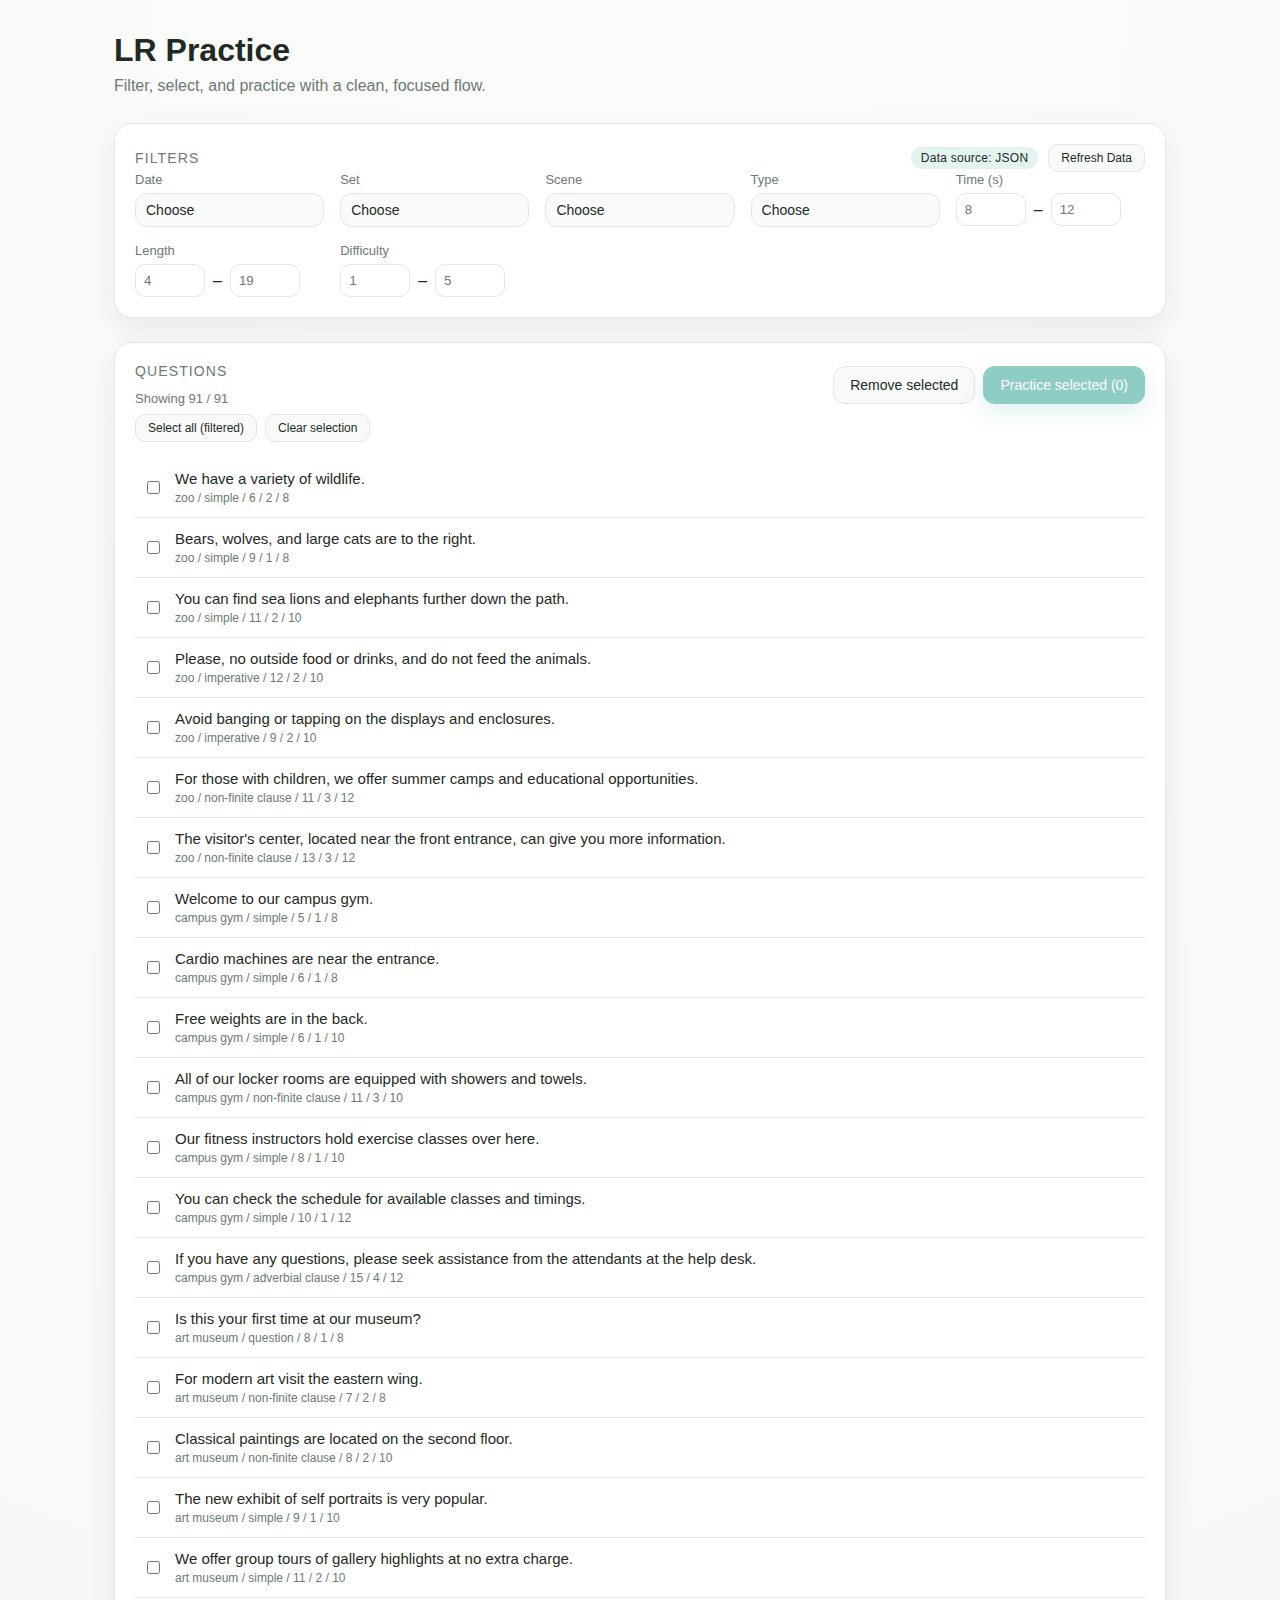
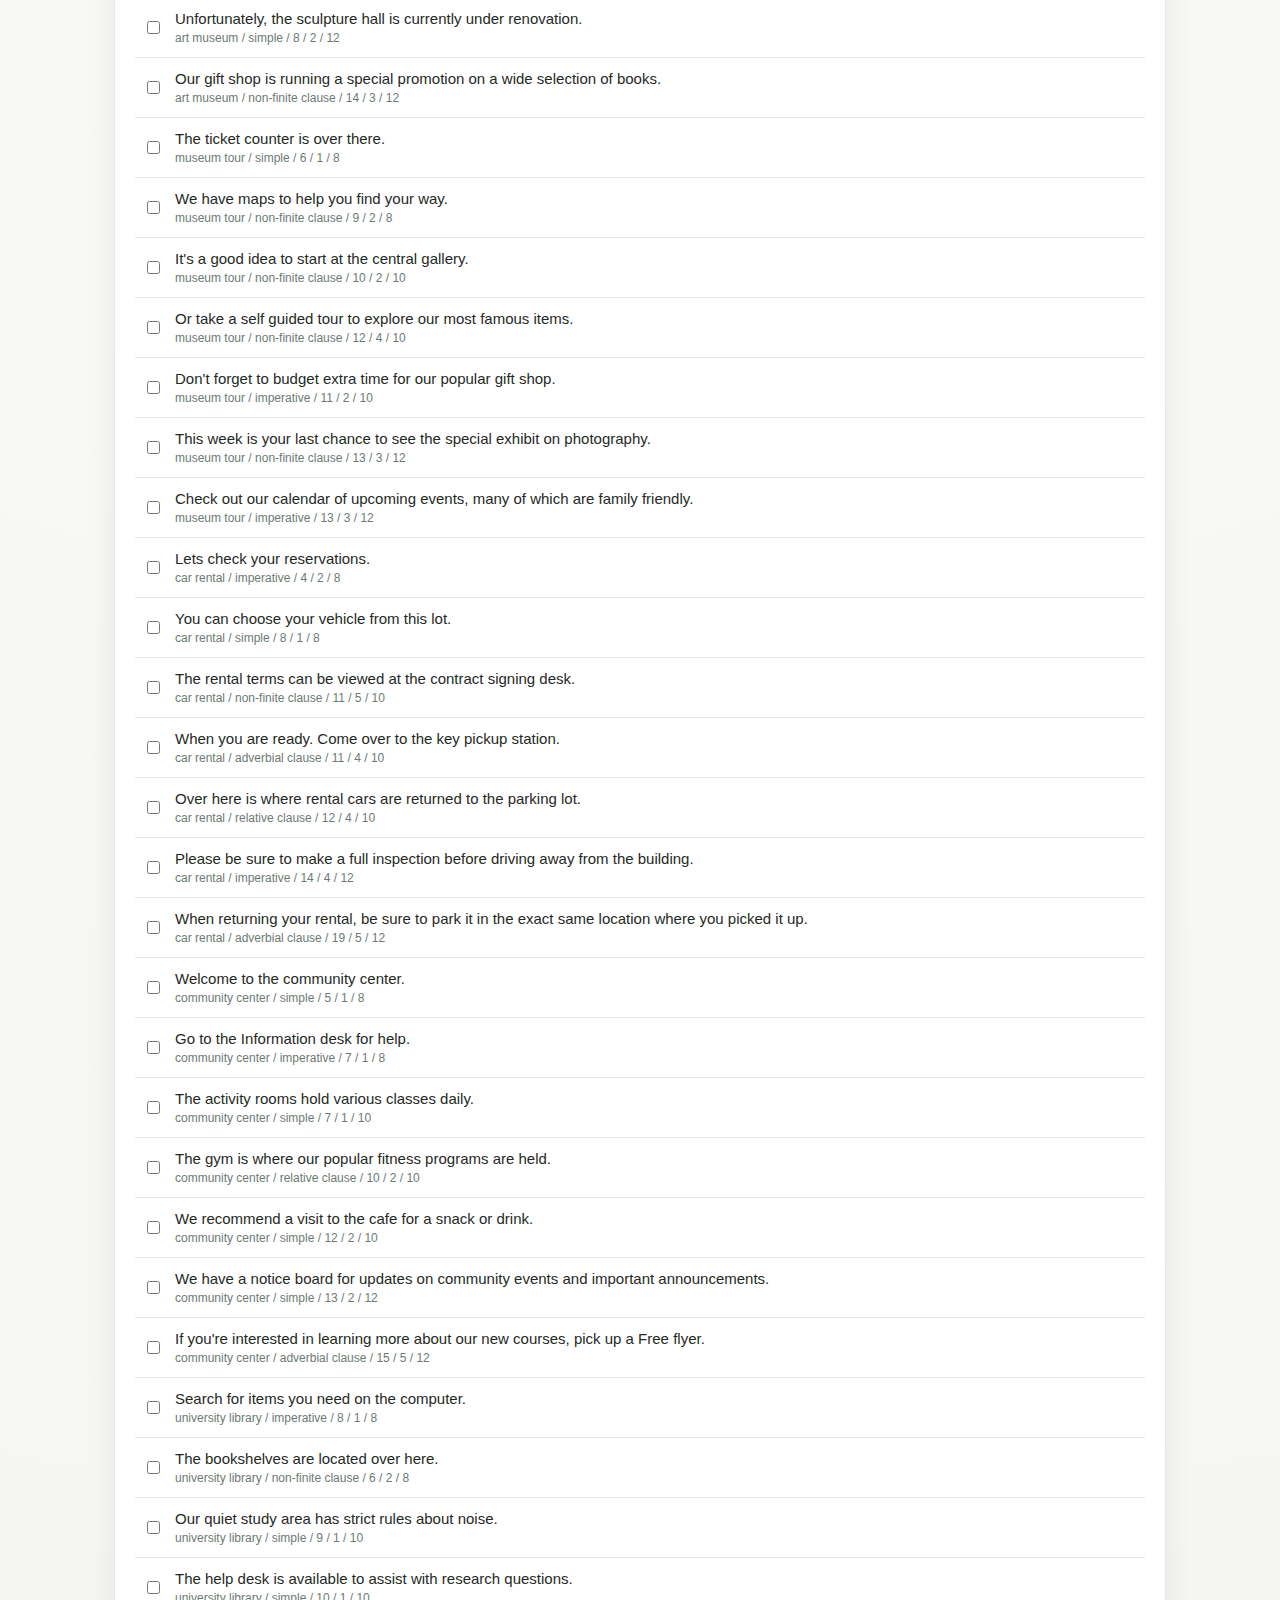
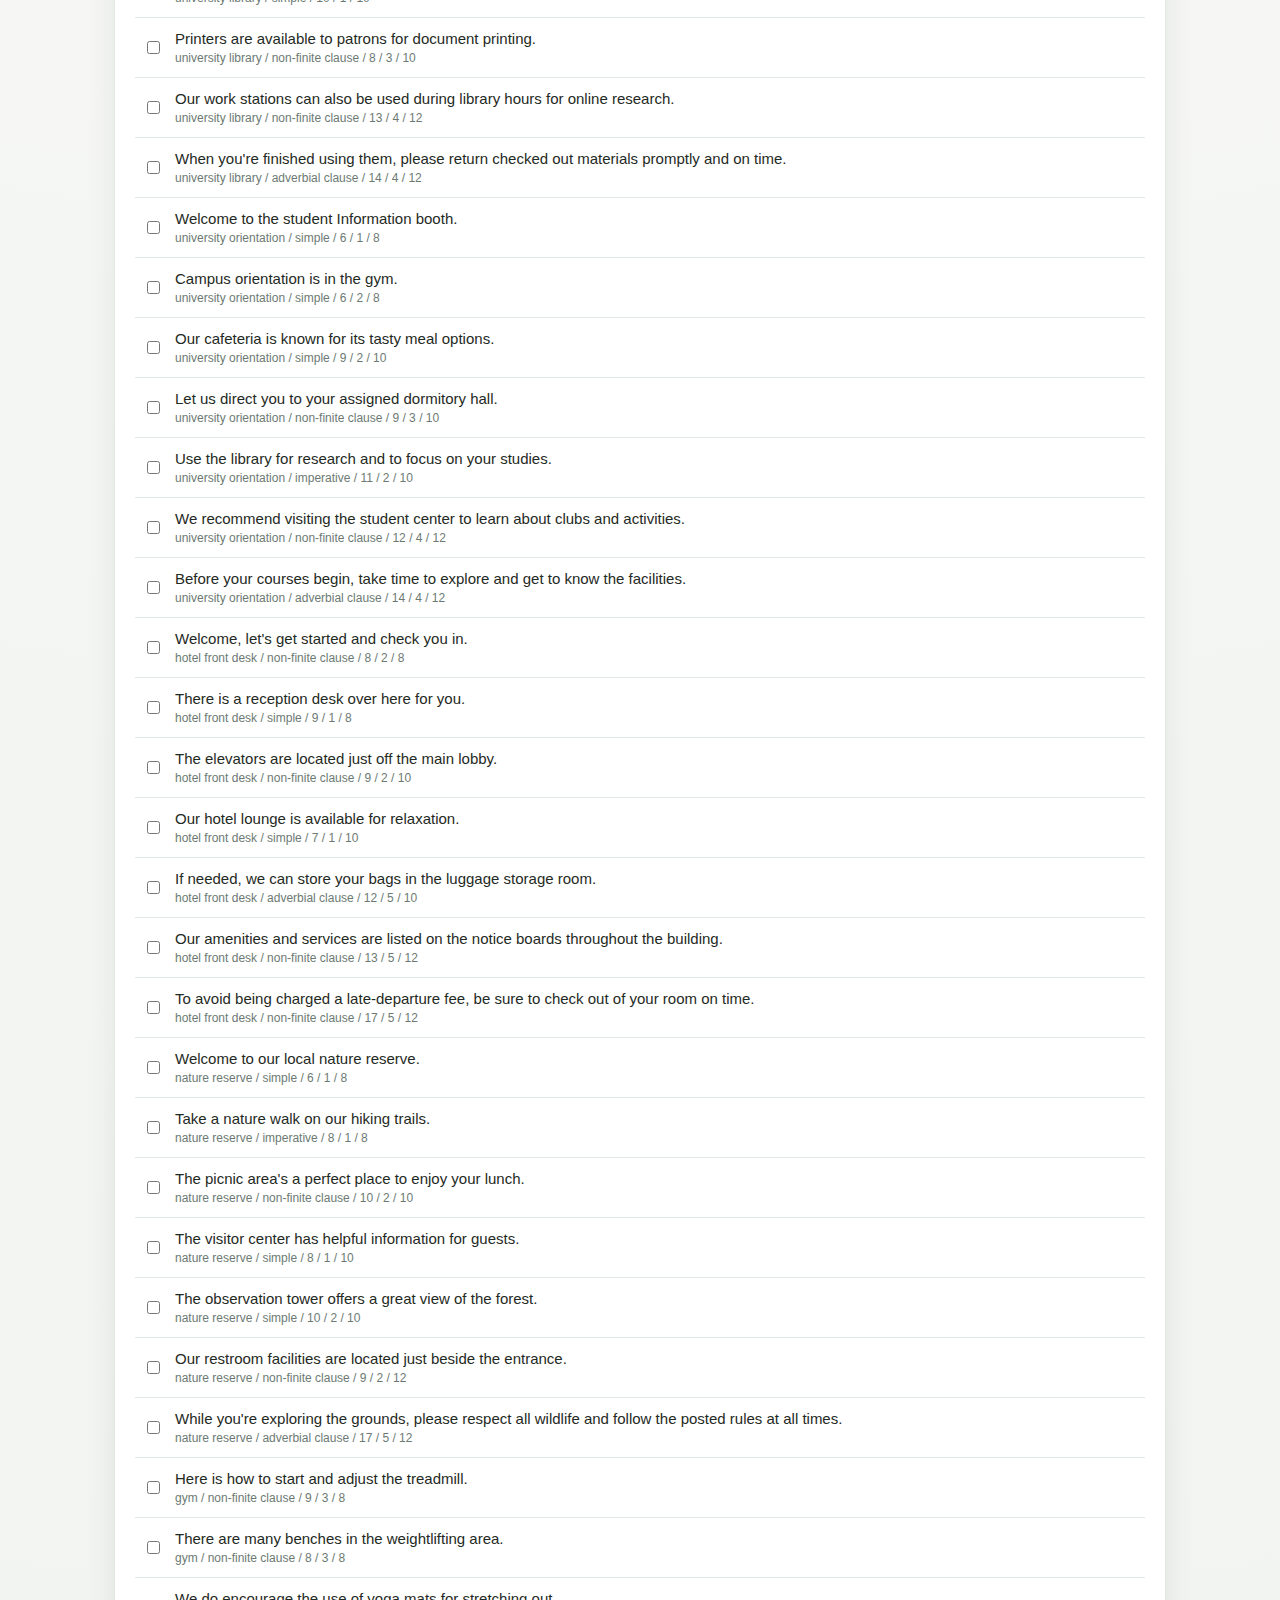
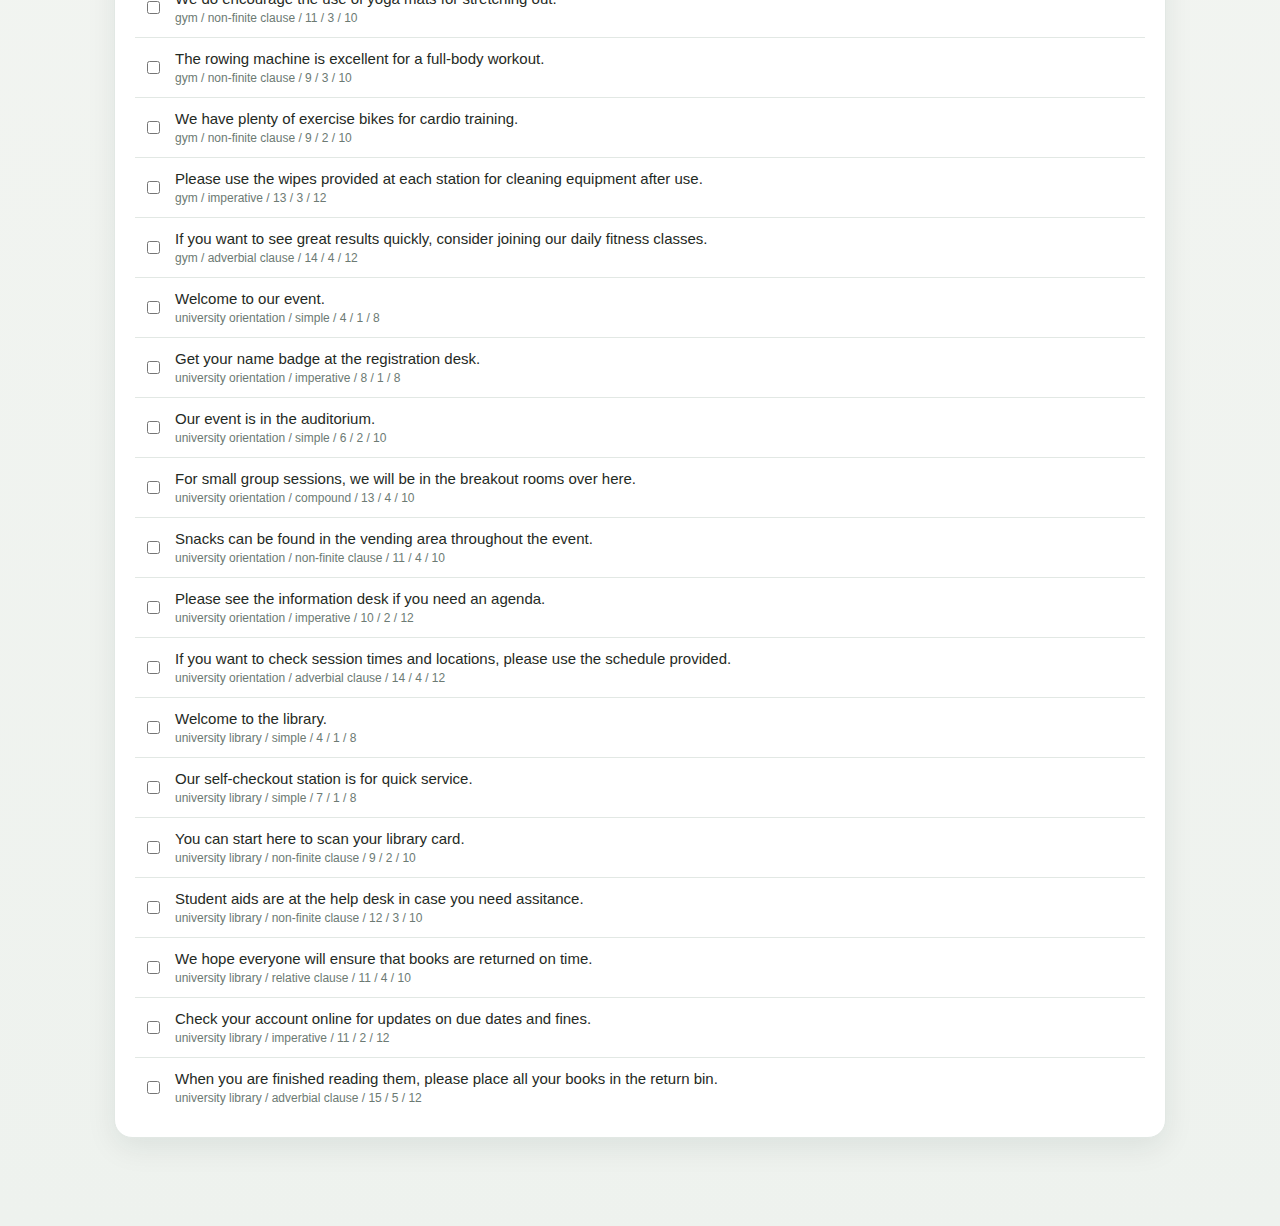
<file: index.html>
<!DOCTYPE html>
<html lang="en">
<head>
  <meta charset="UTF-8" />
  <meta name="viewport" content="width=device-width, initial-scale=1" />
  <title>LR Practice</title>
  <link rel="stylesheet" href="./css/styles.css" />
</head>
<body>
  <div class="page">
    <header class="topbar">
      <div>
        <h1>LR Practice</h1>
        <p class="subtitle">Filter, select, and practice with a clean, focused flow.</p>
      </div>
    </header>

    <section id="import-area" class="import-card hidden">
      <div class="import-text">
        <h2>Import JSON</h2>
        <p>If auto-load fails, select <strong>TestData.json</strong> from this folder.</p>
        <div id="import-status" class="meta"></div>
      </div>
      <div class="import-actions">
        <input id="import-file" type="file" accept=".json" class="hidden" />
        <button id="import-button" class="btn btn-primary">Choose JSON (Fallback)</button>
      </div>
    </section>

    <section class="card filters">
      <div class="section-header">
        <div class="section-title">Filters</div>
        <div class="section-controls">
          <span id="data-source-badge" class="badge">Data source: cached</span>
          <button id="refresh-data" class="btn btn-small" type="button">Refresh Data</button>
        </div>
      </div>
      <div id="refresh-banner" class="banner hidden" role="status" aria-live="polite"></div>
      <div class="filters-grid">
        <div class="filter-group" data-filter="date">
          <label>Date</label>
          <details class="dropdown">
            <summary>Choose</summary>
            <div class="dropdown-list" id="filter-date"></div>
          </details>
        </div>
        <div class="filter-group" data-filter="set">
          <label>Set</label>
          <details class="dropdown">
            <summary>Choose</summary>
            <div class="dropdown-list" id="filter-set"></div>
          </details>
        </div>
        <div class="filter-group" data-filter="scene">
          <label>Scene</label>
          <details class="dropdown">
            <summary>Choose</summary>
            <div class="dropdown-list" id="filter-scene"></div>
          </details>
        </div>
        <div class="filter-group" data-filter="type">
          <label>Type</label>
          <details class="dropdown">
            <summary>Choose</summary>
            <div class="dropdown-list" id="filter-type"></div>
          </details>
        </div>
        <div class="filter-group" data-filter="time">
          <label>Time (s)</label>
          <div class="range">
            <input id="filter-time-min" type="number" placeholder="Min" />
            <span>–</span>
            <input id="filter-time-max" type="number" placeholder="Max" />
          </div>
        </div>
        <div class="filter-group" data-filter="length">
          <label>Length</label>
          <div class="range">
            <input id="filter-length-min" type="number" placeholder="Min" />
            <span>–</span>
            <input id="filter-length-max" type="number" placeholder="Max" />
          </div>
        </div>
        <div class="filter-group" data-filter="difficulty">
          <label>Difficulty</label>
          <div class="range">
            <input id="filter-difficulty-min" type="number" placeholder="Min" />
            <span>–</span>
            <input id="filter-difficulty-max" type="number" placeholder="Max" />
          </div>
        </div>
      </div>
    </section>

    <section class="card results">
      <div class="results-header">
        <div>
          <div class="section-title">Questions</div>
          <div id="results-count" class="meta">Showing 0 / 0</div>
        </div>
        <div class="actions">
          <button id="remove-selected" class="btn">Remove selected</button>
          <button id="practice-selected" class="btn btn-primary" disabled>Practice selected (0)</button>
        </div>
      </div>
      <div class="results-actions">
        <button id="select-all-filtered" class="btn btn-small" type="button">Select all (filtered)</button>
        <button id="clear-selection" class="btn btn-small" type="button">Clear selection</button>
      </div>
      <div id="results-list" class="results-list"></div>
    </section>
  </div>

  <div id="confirm-modal" class="modal hidden" role="dialog" aria-modal="true" aria-hidden="true">
    <div class="modal-content">
      <h3>Start practice?</h3>
      <p id="confirm-text">You are about to practice selected items.</p>
      <div class="modal-actions">
        <button id="confirm-cancel" class="btn">Cancel</button>
        <button id="confirm-ok" class="btn btn-primary">Start</button>
      </div>
    </div>
  </div>

  <script src="./js/app.js"></script>
  <script src="./js/data.js"></script>
  <script src="./js/home.js"></script>
</body>
</html>
</file>
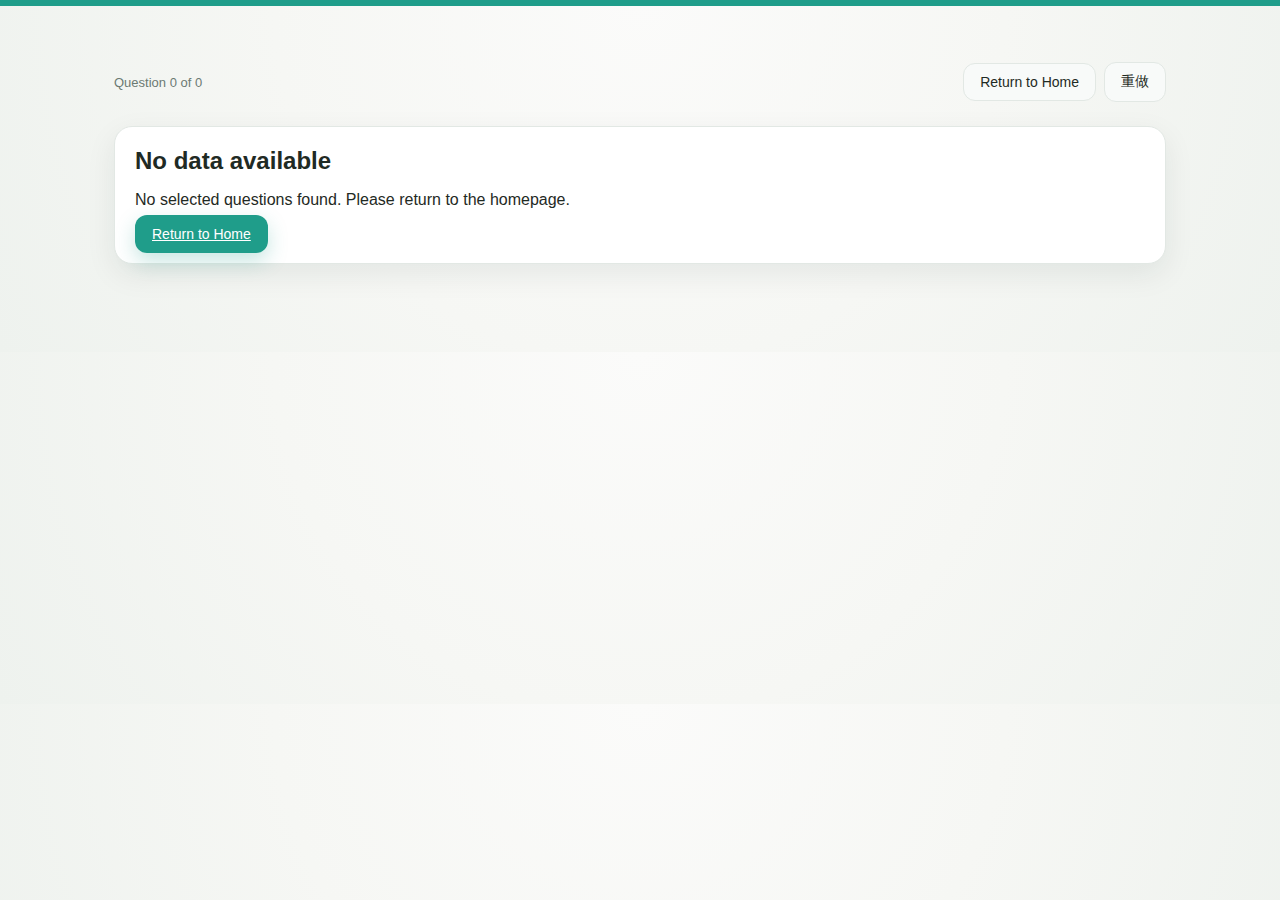
<file: practice.html>
<!DOCTYPE html>
<html lang="en">
<head>
  <meta charset="UTF-8" />
  <meta name="viewport" content="width=device-width, initial-scale=1" />
  <title>LR Practice</title>
  <link rel="stylesheet" href="./css/styles.css" />
  <style>
    #picture-wrap.practice-image-nav {
      width: 100%;
      display: flex;
      align-items: center;
      justify-content: center;
      gap: 24px;
      margin-bottom: 24px;
    }

    #picture-wrap .image-container {
      display: flex;
      justify-content: center;
    }

    #picture-wrap .picture-nav-btn {
      position: static;
      top: auto;
      left: auto;
      right: auto;
      transform: none;
      width: 56px;
      min-width: 56px;
      height: 56px;
      border-radius: 999px;
      padding: 0;
      line-height: 1;
      font-size: 32px;
      display: inline-flex;
      align-items: center;
      justify-content: center;
      z-index: auto;
    }

    #picture-wrap .picture-nav-btn:disabled {
      opacity: 0.45;
      cursor: not-allowed;
    }
  </style>
</head>
<body>
  <div class="teal-bar"></div>
  <div class="page">
    <header class="practice-header">
      <div id="question-count" class="meta">Question 0 of 0</div>
      <div class="practice-header-actions">
        <button id="return-btn" class="btn">Return to Home</button>
        <button id="redo-btn" class="btn">重做</button>
      </div>
    </header>

    <section id="import-area" class="import-card hidden">
      <div class="import-text">
        <h2>Import JSON</h2>
        <p>Select <strong>TestData.json</strong> from this folder.</p>
        <div id="import-status" class="meta"></div>
      </div>
      <div class="import-actions">
        <input id="import-file" type="file" accept=".json" class="hidden" />
        <button id="import-button" class="btn btn-primary">Choose JSON</button>
      </div>
    </section>

    <main class="practice-card">
      <h1 class="practice-title">Listen and repeat only once.</h1>

      <section id="picture-wrap" class="picture-wrap practice-image-nav hidden">
        <button id="prev-btn-side" class="btn picture-nav-btn picture-nav-left" type="button" aria-label="Prev">‹</button>
        <div class="image-container">
          <img id="picture-img" alt="Question visual" />
        </div>
        <button id="next-btn-side" class="btn picture-nav-btn picture-nav-right" type="button" aria-label="Next">›</button>
      </section>

      <section class="audio-block">
        <div class="block-title">Prompt</div>
        <div class="audio-pill" id="prompt-pill">
          <button id="prompt-play" class="icon-button" aria-label="Play prompt">
            ▶
          </button>
          <input id="prompt-progress" type="range" min="0" max="100" value="0" />
          <div id="prompt-time" class="audio-time">0:00</div>
        </div>
        <audio id="prompt-audio" preload="metadata"></audio>
      </section>

      <section class="timer-card">
        <div class="timer-header">RESPONSE TIME</div>
        <div class="timer-body">
          <div class="timer-icon">🎙️</div>
          <div id="timer-count" class="timer-count">--</div>
          <div id="recording-status" class="timer-status"></div>
        </div>
      </section>

      <section class="audio-block">
        <div class="block-title">我的录音</div>
        <div class="audio-pill" id="recording-pill">
          <button id="recording-play" class="icon-button" aria-label="Play recording">
            ▶
          </button>
          <input id="recording-progress" type="range" min="0" max="100" value="0" />
          <div id="recording-time" class="audio-time">0:00</div>
        </div>
        <div id="recording-message" class="meta"></div>
        <audio id="recording-audio" preload="metadata"></audio>
      </section>

    <section class="practice-actions">
      <div class="nav-buttons">
        <button id="prev-btn" class="btn">Prev</button>
        <button id="next-btn" class="btn">Next</button>
      </div>
      <div id="complete-text" class="meta hidden">Practice complete.</div>
      <button id="download-btn" class="btn btn-primary">Download</button>
    </section>
    </main>

    <section id="practice-empty" class="card hidden">
      <h2>No data available</h2>
      <p>No selected questions found. Please return to the homepage.</p>
      <a class="btn btn-primary" href="./index.html">Return to Home</a>
    </section>
  </div>

  <script src="./js/app.js"></script>
  <script src="./js/data.js"></script>
  <script src="./js/practice.js"></script>
</body>
</html>
</file>
<file: css/styles.css>
:root {
  --bg: #f6f7f4;
  --card: #ffffff;
  --ink: #1f2a24;
  --muted: #6c7a73;
  --border: #e2e8e4;
  --accent: #1f9d8a;
  --accent-weak: #e2f3f0;
  --shadow: 0 10px 30px rgba(18, 44, 34, 0.08);
  --radius: 18px;
}

* {
  box-sizing: border-box;
}

body {
  margin: 0;
  font-family: "Inter", "SF Pro Text", "Segoe UI", "Helvetica Neue", Arial, sans-serif;
  color: var(--ink);
  background: radial-gradient(circle at top, #fbfbfa 0%, var(--bg) 50%, #eef2ee 100%);
}

.page {
  max-width: 1100px;
  margin: 0 auto;
  padding: 32px 24px 64px;
}

h1, h2, h3 {
  margin: 0 0 8px 0;
  font-weight: 600;
}

.subtitle {
  margin: 0;
  color: var(--muted);
}

.topbar {
  display: flex;
  justify-content: space-between;
  align-items: center;
  margin-bottom: 28px;
}

.card {
  background: var(--card);
  border: 1px solid var(--border);
  border-radius: var(--radius);
  box-shadow: var(--shadow);
  padding: 20px;
  margin-bottom: 24px;
}

.section-title {
  font-size: 14px;
  letter-spacing: 0.08em;
  text-transform: uppercase;
  color: var(--muted);
  margin-bottom: 12px;
}

.section-header {
  display: flex;
  justify-content: space-between;
  align-items: center;
  gap: 12px;
  flex-wrap: wrap;
}

.section-header .section-title {
  margin-bottom: 0;
}

.section-controls {
  display: flex;
  align-items: center;
  gap: 10px;
}

.badge {
  display: inline-flex;
  align-items: center;
  padding: 4px 10px;
  border-radius: 999px;
  background: var(--accent-weak);
  color: var(--ink);
  font-size: 12px;
  letter-spacing: 0.02em;
}

.banner {
  margin-bottom: 12px;
  padding: 10px 12px;
  border-radius: 12px;
  font-size: 13px;
  border: 1px solid var(--border);
  background: #f8faf9;
  color: var(--ink);
}

.banner-success {
  border-color: #b7e3d9;
  background: #effaf7;
}

.banner-error {
  border-color: #f3c7c7;
  background: #fff1f1;
}

.filters-grid {
  display: grid;
  grid-template-columns: repeat(auto-fit, minmax(180px, 1fr));
  gap: 16px;
}

.filter-group label {
  display: block;
  font-size: 13px;
  color: var(--muted);
  margin-bottom: 6px;
}

.dropdown {
  background: #f9fbfa;
  border: 1px solid var(--border);
  border-radius: 12px;
  padding: 8px 10px;
}

.dropdown summary {
  cursor: pointer;
  font-size: 14px;
  color: var(--ink);
  list-style: none;
}

.dropdown summary::-webkit-details-marker {
  display: none;
}

.dropdown-list {
  margin-top: 8px;
  max-height: 180px;
  overflow-y: auto;
  padding-right: 4px;
}

.checkbox-row {
  display: flex;
  align-items: center;
  gap: 8px;
  font-size: 13px;
  margin-bottom: 6px;
}

.range {
  display: flex;
  align-items: center;
  gap: 8px;
}

.range input {
  width: 70px;
  padding: 8px;
  border-radius: 10px;
  border: 1px solid var(--border);
}

.results-header {
  display: flex;
  justify-content: space-between;
  align-items: center;
  gap: 16px;
}

.results-list {
  margin-top: 16px;
}

.results-actions {
  display: flex;
  flex-wrap: wrap;
  gap: 8px;
  margin-top: 8px;
}

.result-row {
  display: flex;
  align-items: center;
  gap: 12px;
  padding: 12px 8px;
  border-bottom: 1px solid var(--border);
}

.result-row:last-child {
  border-bottom: none;
}

.result-main {
  flex: 1;
}

.result-script {
  font-size: 15px;
  margin-bottom: 4px;
}

.result-meta {
  font-size: 12px;
  color: var(--muted);
}

.meta {
  color: var(--muted);
  font-size: 13px;
}

.actions {
  display: flex;
  gap: 8px;
}

.btn {
  border: 1px solid var(--border);
  background: #f8faf9;
  color: var(--ink);
  padding: 10px 16px;
  border-radius: 12px;
  cursor: pointer;
  font-size: 14px;
}

.btn-small {
  padding: 6px 12px;
  font-size: 12px;
  border-radius: 10px;
}

.btn-primary {
  background: var(--accent);
  color: #fff;
  border-color: transparent;
  box-shadow: 0 8px 20px rgba(31, 157, 138, 0.25);
}

.btn:disabled {
  opacity: 0.5;
  cursor: not-allowed;
}

.import-card {
  display: flex;
  justify-content: space-between;
  align-items: center;
  gap: 16px;
  background: #ffffff;
  border: 1px dashed var(--accent);
  border-radius: var(--radius);
  padding: 18px 20px;
  margin-bottom: 24px;
}

.import-actions {
  display: flex;
  align-items: center;
  gap: 12px;
}

.hidden {
  display: none !important;
}

.modal {
  position: fixed;
  inset: 0;
  background: rgba(21, 30, 27, 0.55);
  display: flex;
  align-items: center;
  justify-content: center;
  z-index: 20;
}

.modal-content {
  background: var(--card);
  border-radius: var(--radius);
  padding: 24px;
  width: min(400px, 90vw);
  box-shadow: var(--shadow);
}

.modal-actions {
  display: flex;
  justify-content: flex-end;
  gap: 8px;
  margin-top: 20px;
}

.teal-bar {
  height: 6px;
  width: 100%;
  background: var(--accent);
}

.practice-header {
  display: flex;
  justify-content: space-between;
  align-items: center;
  margin: 24px 0;
}

.practice-header-actions {
  display: flex;
  align-items: center;
  gap: 8px;
}

.practice-card {
  background: var(--card);
  border-radius: 26px;
  padding: 32px;
  box-shadow: var(--shadow);
  border: 1px solid var(--border);
}

.practice-title {
  text-align: center;
  font-size: 24px;
  margin-bottom: 24px;
}

.picture-wrap {
  position: relative;
  width: min(100%, 420px);
  display: flex;
  justify-content: center;
  margin-left: auto;
  margin-right: auto;
  margin-bottom: 24px;
}

.picture-wrap img {
  max-width: 420px;
  width: 100%;
  border-radius: 18px;
  border: 1px solid var(--border);
  box-shadow: 0 10px 20px rgba(20, 40, 32, 0.08);
}

.picture-nav-btn {
  position: absolute;
  top: 50%;
  transform: translateY(-50%);
  width: 36px;
  min-width: 36px;
  height: 36px;
  border-radius: 999px;
  padding: 0;
  line-height: 1;
  font-size: 22px;
  display: inline-flex;
  align-items: center;
  justify-content: center;
  z-index: 1;
}

.picture-nav-left {
  left: -18px;
}

.picture-nav-right {
  right: -18px;
}

.audio-block {
  margin-bottom: 24px;
}

.block-title {
  font-size: 12px;
  letter-spacing: 0.12em;
  color: var(--muted);
  text-transform: uppercase;
  margin-bottom: 8px;
}

.audio-pill {
  display: grid;
  grid-template-columns: 40px 1fr 60px;
  align-items: center;
  gap: 8px;
  padding: 10px 14px;
  background: #f4f8f6;
  border-radius: 999px;
  border: 1px solid var(--border);
}

.icon-button {
  width: 36px;
  height: 36px;
  border-radius: 50%;
  border: none;
  background: var(--accent);
  color: #fff;
  cursor: pointer;
}

.icon-button.text-button {
  width: auto;
  padding: 0 12px;
  border-radius: 999px;
}

.audio-pill input[type="range"] {
  width: 100%;
}

.audio-time {
  text-align: right;
  font-size: 12px;
  color: var(--muted);
}

.timer-card {
  border-radius: 18px;
  overflow: hidden;
  border: 1px solid var(--border);
  margin-bottom: 24px;
}

.timer-header {
  background: var(--accent);
  color: #fff;
  padding: 10px 16px;
  font-size: 12px;
  letter-spacing: 0.1em;
}

.timer-body {
  background: #ffffff;
  display: flex;
  align-items: center;
  justify-content: center;
  gap: 16px;
  padding: 22px 16px;
}

.timer-icon {
  font-size: 26px;
}

.timer-count {
  font-size: 32px;
  font-weight: 600;
}

.timer-status {
  font-size: 12px;
  color: var(--muted);
}

.practice-actions {
  display: flex;
  align-items: center;
  justify-content: space-between;
  margin-top: 12px;
}

.practice-actions .meta {
  flex: 1;
  text-align: center;
}

.nav-buttons {
  display: flex;
  gap: 8px;
}

@media (max-width: 800px) {
  .filters-grid {
    grid-template-columns: repeat(auto-fit, minmax(150px, 1fr));
  }

  .practice-card {
    padding: 24px;
  }

  .audio-pill {
    grid-template-columns: 36px 1fr 50px;
  }
}
</file>
